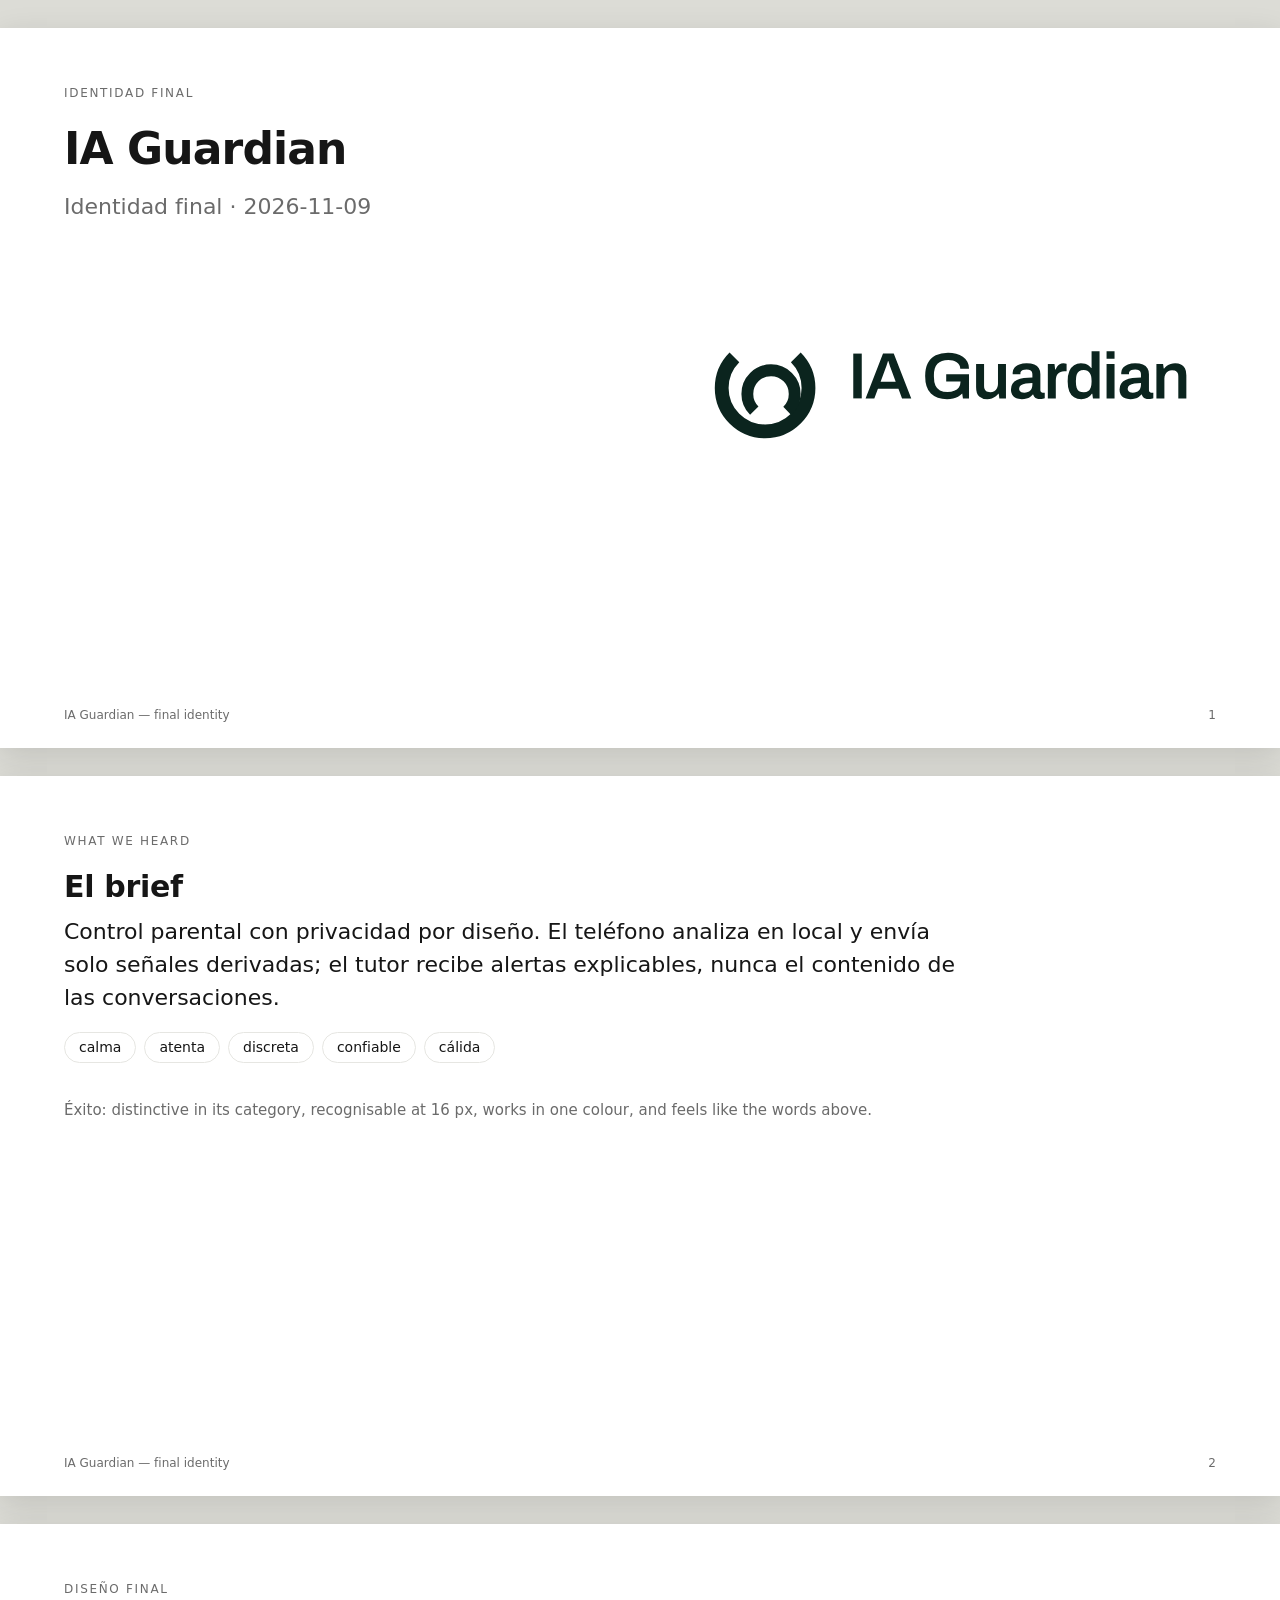
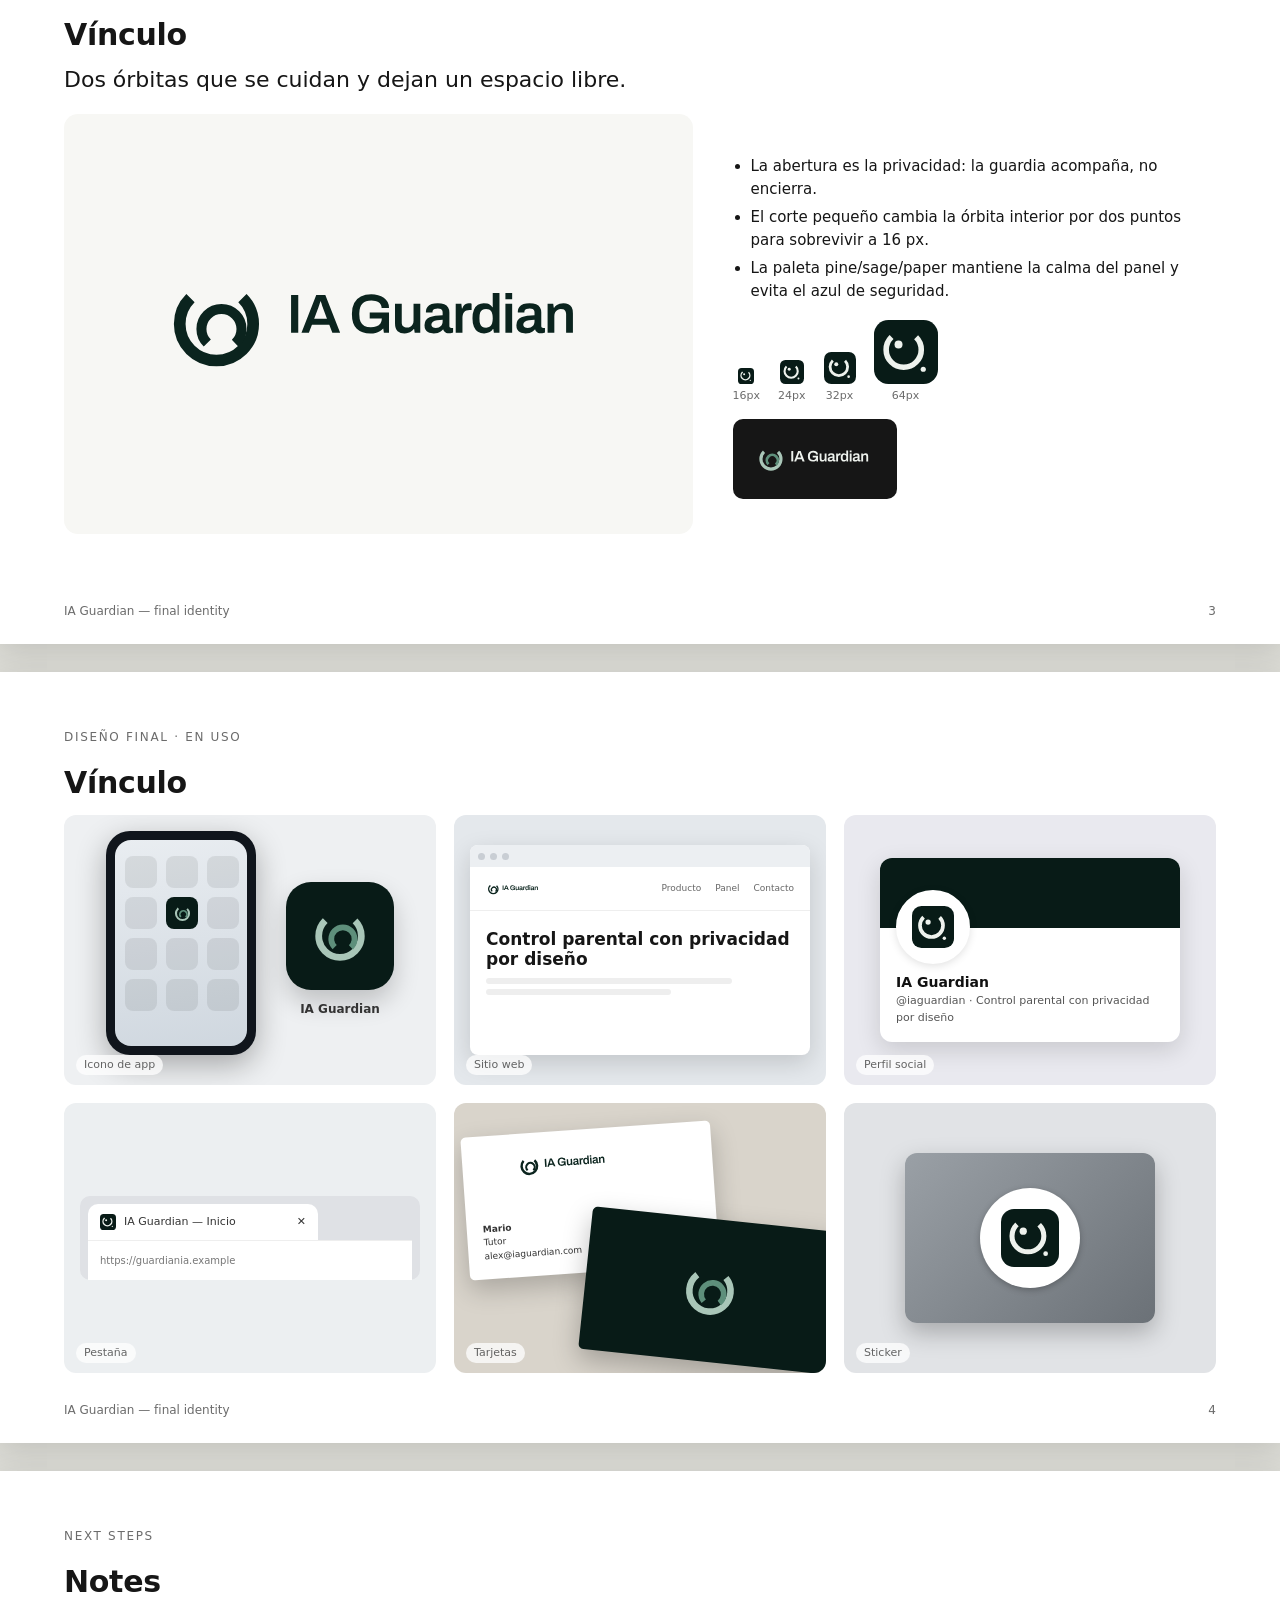
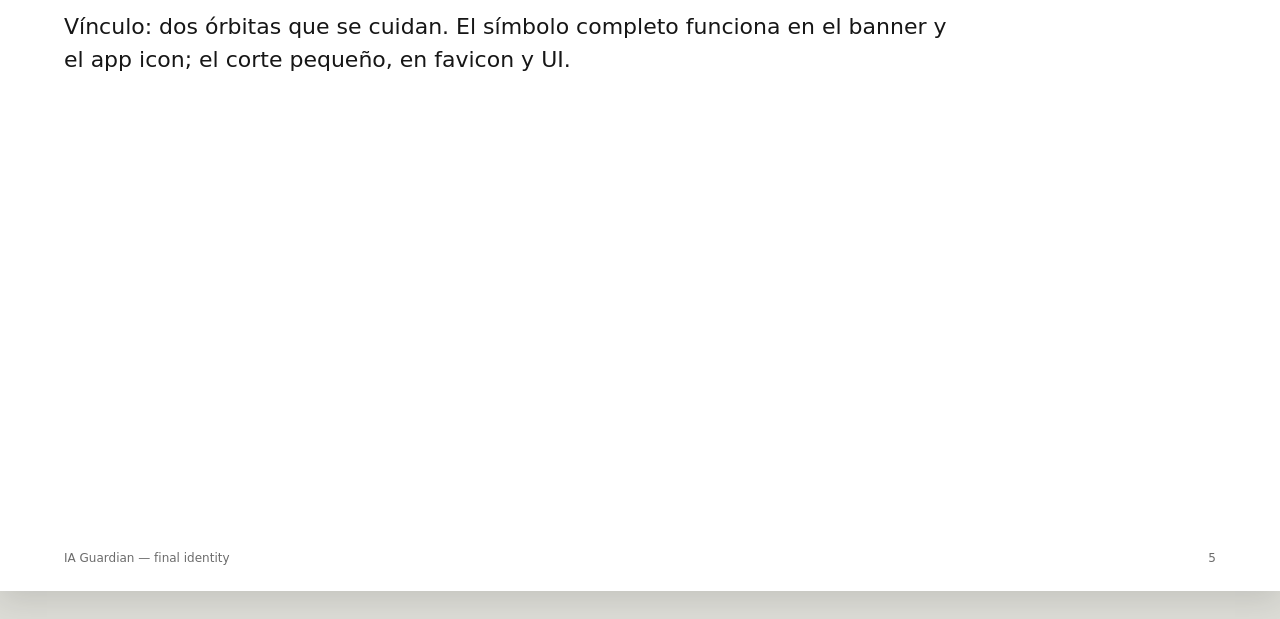
<file: brand/presentation.html>
<!doctype html><html lang='es'><head><meta charset='utf-8'><title>IA Guardian — final identity</title><style>
:root{--ink:#161616;--muted:#6b6b6b;--line:#e6e6e2;--paper:#f7f7f4}
*{box-sizing:border-box}body{margin:0;background:#dcdcd6;font:15px/1.5 system-ui,-apple-system,Segoe UI,sans-serif;color:var(--ink)}
.slide{width:1280px;min-height:720px;margin:28px auto;background:#fff;box-shadow:0 8px 30px rgba(0,0,0,.12);padding:56px 64px 70px;position:relative;overflow:hidden}
.slide h1{font-size:44px;margin:0 0 8px;letter-spacing:-.02em}.slide h2{font-size:30px;margin:0 0 6px;letter-spacing:-.01em}
.kicker{font-size:12px;letter-spacing:.14em;text-transform:uppercase;color:var(--muted);margin-bottom:14px}
.idea{font-size:22px;max-width:900px;margin:6px 0 18px}.muted{color:var(--muted)}
.foot{position:absolute;left:64px;right:64px;bottom:24px;display:flex;justify-content:space-between;font-size:12px;color:var(--muted)}
.hero{display:grid;grid-template-columns:1.3fr 1fr;gap:40px;align-items:center}
.stage{height:420px;background:var(--paper);border-radius:14px;display:flex;align-items:center;justify-content:center}
.stage img{max-width:70%;max-height:62%}
ul.rat{padding-left:18px;margin:0}ul.rat li{margin:6px 0}
.sizes{display:flex;gap:18px;align-items:flex-end;margin-top:18px}.sizes div{display:flex;flex-direction:column;align-items:center;gap:4px;font-size:11px;color:var(--muted)}
.rev{background:#161616;border-radius:10px;padding:18px 22px;display:inline-flex;margin-top:14px}
.mock{display:grid;grid-template-columns:repeat(3,1fr);gap:18px;margin-top:10px}
.m{height:270px;border-radius:12px;overflow:hidden;position:relative;display:flex;align-items:center;justify-content:center}
.m .lbl{position:absolute;left:12px;bottom:10px;font-size:11px;color:rgba(0,0,0,.6);background:rgba(255,255,255,.75);padding:2px 8px;border-radius:20px}
.bc{width:250px;height:143px;background:#fff;border-radius:5px;box-shadow:0 10px 26px rgba(0,0,0,.22);padding:16px;display:flex;flex-direction:column;justify-content:space-between;transform:translate(-50px,-38px) rotate(-4deg)}
.bc2{position:absolute;width:250px;height:143px;border-radius:5px;transform:translate(70px,52px) rotate(6deg);box-shadow:0 10px 26px rgba(0,0,0,.25);display:flex;align-items:center;justify-content:center}
.bc .t{font-size:9px;line-height:1.5;color:#333}
.phone{width:150px;height:224px;margin-bottom:14px;border-radius:24px;background:#10151c;padding:9px;box-shadow:0 10px 30px rgba(0,0,0,.3)}
.screen{width:100%;height:100%;border-radius:16px;background:linear-gradient(170deg,#e9edf1,#cfd7df);display:grid;grid-template-columns:repeat(3,1fr);gap:9px;padding:16px 10px;align-content:start}
.ai{width:32px;height:32px;border-radius:8px;background:rgba(0,0,0,.08);justify-self:center}
.bigapp{display:flex;flex-direction:column;align-items:center;gap:10px;font-size:12px;font-weight:600;color:#333;margin-left:30px}
.bigapp .bi{width:108px;height:108px;border-radius:25px;display:flex;align-items:center;justify-content:center;box-shadow:0 12px 26px rgba(0,0,0,.2)}
.web{width:340px;height:210px;background:#fff;border-radius:8px;box-shadow:0 8px 24px rgba(0,0,0,.15);overflow:hidden}
.web .bar{height:22px;background:#eceff2;display:flex;gap:5px;align-items:center;padding:0 8px}.web .bar i{width:7px;height:7px;border-radius:50%;background:#c9ced4}
.web .nav{height:44px;display:flex;align-items:center;padding:0 16px;gap:14px;font-size:9px;color:#666;border-bottom:1px solid #eee}
.web .hero2{padding:18px 16px}.web .hero2 b{display:block;font-size:17px;line-height:1.2;margin-bottom:8px}.web .hero2 span{display:block;height:6px;background:#eee;border-radius:3px;margin:5px 0;width:80%}
.sign{width:300px;height:190px;background:linear-gradient(#8c8f93,#6f7276);display:flex;flex-direction:column;align-items:center;padding-top:18px}
.sign .board{width:230px;height:74px;border-radius:6px;display:flex;align-items:center;justify-content:center;box-shadow:0 6px 16px rgba(0,0,0,.3)}
.sign .door{width:80px;height:80px;margin-top:18px;background:#3d4146;border-radius:3px 3px 0 0}
.tote{width:180px;height:210px;background:#efe7d8;border-radius:4px 4px 10px 10px;position:relative;display:flex;align-items:center;justify-content:center;box-shadow:0 8px 20px rgba(0,0,0,.15);margin-top:40px}
.tote:before{content:"";position:absolute;top:-46px;left:50%;transform:translateX(-50%);width:84px;height:70px;border:9px solid #e3d8c3;border-bottom:none;border-radius:50px 50px 0 0}
.social{width:300px;background:#fff;border-radius:12px;box-shadow:0 8px 24px rgba(0,0,0,.14);overflow:hidden}
.social .cover{height:70px}.social .av{width:74px;height:74px;border-radius:50%;background:#fff;border:4px solid #fff;margin:-38px 0 0 16px;display:flex;align-items:center;justify-content:center;box-shadow:0 2px 8px rgba(0,0,0,.12);overflow:hidden}
.social .meta{padding:8px 16px 16px;font-size:11px;color:#555}.social .meta b{font-size:14px;color:#111;display:block}
.cup{position:relative;width:150px;height:200px;margin-top:30px}
.cup .body{position:absolute;inset:0;background:#f4f1ea;clip-path:polygon(0 0,100% 0,86% 100%,14% 100%);display:flex;align-items:center;justify-content:center;box-shadow:inset -18px 0 24px rgba(0,0,0,.06)}
.cup .lid{position:absolute;left:-8px;right:-8px;top:-22px;height:24px;border-radius:8px 8px 3px 3px;background:#2b2b2b}
.cup .sleeve{position:absolute;left:6%;right:6%;top:36%;height:34%;clip-path:polygon(0 0,100% 0,96% 100%,4% 100%);display:flex;align-items:center;justify-content:center}
.bag{position:relative;width:170px;height:230px;background:#e9e2d6;border-radius:6px 6px 10px 10px;box-shadow:0 12px 26px rgba(0,0,0,.2);display:flex;flex-direction:column;align-items:center;padding-top:38px;gap:14px}
.bag:before{content:"";position:absolute;top:0;left:0;right:0;height:22px;background:repeating-linear-gradient(90deg,rgba(0,0,0,.08) 0 4px,transparent 4px 8px);border-radius:6px 6px 0 0}
.bag .label{width:118px;height:118px;border-radius:50%;background:#fff;display:flex;align-items:center;justify-content:center}
.bag .t{font-size:8px;letter-spacing:.14em;color:#555;text-transform:uppercase;padding:0 12px;text-align:center;line-height:1.4}
.sbag{position:relative;width:180px;height:210px;box-shadow:0 12px 26px rgba(0,0,0,.2);display:flex;align-items:center;justify-content:center;margin-top:30px}
.sbag:before{content:"";position:absolute;top:-40px;left:50%;transform:translateX(-50%);width:70px;height:56px;border:5px solid #333;border-bottom:none;border-radius:40px 40px 0 0}
.box{width:220px;height:150px;background:#f3efe6;box-shadow:14px 14px 0 rgba(0,0,0,.08),0 12px 26px rgba(0,0,0,.18);display:flex;align-items:center;justify-content:center;border-top:14px solid rgba(0,0,0,.06)}
.readme{width:360px;background:#0d1117;border-radius:8px;box-shadow:0 8px 24px rgba(0,0,0,.25);padding:18px 20px;color:#c9d1d9;font-size:10px}
.readme .rh{display:flex;align-items:center;gap:10px;border-bottom:1px solid #30363d;padding-bottom:12px;margin-bottom:10px}
.readme .badges{display:flex;gap:6px;margin:8px 0}.readme .badges i{display:block;width:54px;height:12px;border-radius:3px;background:#238636}.readme .badges i:nth-child(2){background:#1f6feb}.readme .badges i:nth-child(3){background:#6e7681}
.readme .ln{height:6px;background:#21262d;border-radius:3px;margin:6px 0}
.term{width:360px;background:#1e1e1e;border-radius:8px;box-shadow:0 8px 24px rgba(0,0,0,.3);overflow:hidden;font:10px/1.6 ui-monospace,Menlo,monospace;color:#d4d4d4}
.term .tb{height:22px;background:#2d2d2d;display:flex;gap:5px;align-items:center;padding:0 8px}.term .tb i{width:8px;height:8px;border-radius:50%;background:#555}
.term .tbody{padding:14px 16px;display:flex;gap:14px;align-items:center}
.sticker{width:250px;height:170px;background:linear-gradient(135deg,#9aa0a6,#6b7177);border-radius:12px;display:flex;align-items:center;justify-content:center;box-shadow:0 10px 24px rgba(0,0,0,.25)}
.sticker .s{width:100px;height:100px;border-radius:50%;background:#fff;display:flex;align-items:center;justify-content:center;box-shadow:0 2px 6px rgba(0,0,0,.25)}
.shirt{width:210px;height:220px;display:flex;align-items:center;justify-content:center;position:relative}
.shirt svg{position:absolute;inset:0}
.badge{width:170px;height:235px;background:#fff;border-radius:10px;box-shadow:0 10px 24px rgba(0,0,0,.2);display:flex;flex-direction:column;align-items:center;padding:20px 14px;gap:14px;position:relative;margin-top:30px}
.badge:before{content:"";position:absolute;top:-60px;left:50%;width:22px;height:62px;transform:translateX(-50%)}
.badge .hole{width:40px;height:8px;border-radius:4px;background:#ddd}.badge .nm{font-size:15px;font-weight:600}.badge .rl{font-size:10px;color:#777}
.pcard{position:relative;width:300px;height:189px;border-radius:14px;box-shadow:0 14px 30px rgba(0,0,0,.28);font:600 12px ui-monospace,Menlo,monospace}
.pcard .chip{position:absolute;left:22px;top:76px;width:40px;height:30px;border-radius:6px;background:linear-gradient(135deg,#e9d8a6,#c9a95c)}
.pcard .num{position:absolute;left:22px;top:122px;letter-spacing:.12em;font-size:14px}
.pcard .holder{position:absolute;left:22px;bottom:18px;font-size:10px;letter-spacing:.14em;opacity:.85}
.pcard .brandline{position:absolute;right:20px;bottom:16px;font:700 13px system-ui,sans-serif;opacity:.9}
.tabbar{width:340px;background:#dfe1e5;border-radius:10px;padding:8px 8px 0}
.tab{width:230px;height:36px;background:#fff;border-radius:10px 10px 0 0;display:flex;align-items:center;gap:8px;padding:0 12px;font-size:11px;color:#333}
.addr{height:40px;background:#fff;display:flex;align-items:center;padding:0 12px;font-size:10px;color:#777;border-top:1px solid #eee}
.cmp{display:grid;gap:22px;margin-top:20px}.cmp .c{background:var(--paper);border-radius:12px;padding:22px;display:flex;flex-direction:column;align-items:center;gap:12px}
.cmp img{max-height:120px;max-width:80%}
img.g{filter:grayscale(1)}img.w{filter:brightness(0) invert(1)}img.k{filter:brightness(0)}
.adj span{display:inline-block;border:1px solid var(--line);border-radius:20px;padding:4px 14px;margin:0 8px 8px 0;font-size:14px}
</style></head><body><section class="slide"><div class="kicker">Identidad final</div>
<h1>IA Guardian</h1><p class="idea muted">Identidad final · 2026-11-09</p>
<div style="position:absolute;right:64px;top:50%;transform:translateY(-50%);width:520px;height:300px;display:flex;align-items:center;justify-content:center"><img class="" src="[data-uri]" style="max-width:100%;max-height:100%"></div><p class="muted" style="max-width:720px;margin-top:120px"></p><div class="foot"><span>IA Guardian — final identity</span><span>1</span></div></section><section class="slide"><div class="kicker">What we heard</div><h2>El brief</h2>
<p class="idea">Control parental con privacidad por diseño. El teléfono analiza en local y envía solo señales derivadas; el tutor recibe alertas explicables, nunca el contenido de las conversaciones.</p><div class="adj"><span>calma</span><span>atenta</span><span>discreta</span><span>confiable</span><span>cálida</span></div>
<p class="muted" style="margin-top:28px;max-width:860px">Éxito: distinctive in its category, recognisable at 16 px, works in one colour, and feels like the words above.</p><div class="foot"><span>IA Guardian — final identity</span><span>2</span></div></section><section class="slide"><div class="kicker">Diseño final</div><h2>Vínculo</h2>
<p class="idea">Dos órbitas que se cuidan y dejan un espacio libre.</p>
<div class="hero"><div class="stage"><img class="" src="[data-uri]"></div>
<div><ul class="rat"><li>La abertura es la privacidad: la guardia acompaña, no encierra.</li><li>El corte pequeño cambia la órbita interior por dos puntos para sobrevivir a 16 px.</li><li>La paleta pine/sage/paper mantiene la calma del panel y evita el azul de seguridad.</li></ul><div class="sizes"><div><img class="" src="[data-uri]" style="height:16px">16px</div><div><img class="" src="[data-uri]" style="height:24px">24px</div><div><img class="" src="[data-uri]" style="height:32px">32px</div><div><img class="" src="[data-uri]" style="height:64px">64px</div></div><div class="rev"><img class="" src="[data-uri]" style="max-height:44px;max-width:300px"></div></div></div>
<div class="foot"><span>IA Guardian — final identity</span><span>3</span></div></section><section class="slide"><div class="kicker">Diseño final · en uso</div><h2>Vínculo</h2>
<div class="mock"><div class="m" style="background:#eef0f2"><div class="phone"><div class="screen"><div class="ai"></div><div class="ai"></div><div class="ai"></div><div class="ai"></div><div class="ai" style="background:#081B17;display:flex;align-items:center;justify-content:center"><img class="" src="[data-uri]" style="max-height:19px;max-width:21px"></div><div class="ai"></div><div class="ai"></div><div class="ai"></div><div class="ai"></div><div class="ai"></div><div class="ai"></div><div class="ai"></div></div></div><div class="bigapp"><div class="bi" style="background:#081B17"><img class="" src="[data-uri]" style="max-height:62px;max-width:70px"></div>IA Guardian</div><span class="lbl">Icono de app</span></div><div class="m" style="background:#e4e8ec"><div class="web"><div class="bar"><i></i><i></i><i></i></div><div class="nav"><img class="" src="[data-uri]" style="max-height:20px;max-width:110px"><span style="flex:1"></span><span>Producto</span><span>Panel</span><span>Contacto</span></div><div class="hero2"><b>Control parental con privacidad por diseño</b><span></span><span style="width:60%"></span></div></div><span class="lbl">Sitio web</span></div><div class="m" style="background:#e9e9ef"><div class="social"><div class="cover" style="background:#081B17"></div><div class="av"><img class="" src="[data-uri]" style="max-height:42px;max-width:50px"></div><div class="meta"><b>IA Guardian</b>@iaguardian · Control parental con privacidad por diseño</div></div><span class="lbl">Perfil social</span></div><div class="m" style="background:#eceff1"><div class="tabbar"><div class="tab"><img class="" src="[data-uri]" style="width:16px;height:16px;object-fit:contain">IA Guardian — Inicio<span style="margin-left:auto">✕</span></div><div class="addr">https://guardiania.example</div></div><span class="lbl">Pestaña</span></div><div class="m" style="background:#d9d4cb"><div class="bc"><img class="" src="[data-uri]" style="max-height:34px;max-width:170px"><div class="t"><b>Mario</b><br>Tutor<br>alex@iaguardian.com</div></div><div class="bc2" style="background:#081B17"><img class="" src="[data-uri]" style="max-height:60px;max-width:120px"></div><span class="lbl">Tarjetas</span></div><div class="m" style="background:#e1e3e6"><div class="sticker"><div class="s"><img class="" src="[data-uri]" style="max-height:58px;max-width:66px"></div></div><span class="lbl">Sticker</span></div></div><div class="foot"><span>IA Guardian — final identity</span><span>4</span></div></section><section class="slide"><div class="kicker">Next steps</div><h2>Notes</h2>
<p class="idea">Vínculo: dos órbitas que se cuidan. El símbolo completo funciona en el banner y el app icon; el corte pequeño, en favicon y UI.</p>
<ul class="rat" style="margin-top:30px"></ul><div class="foot"><span>IA Guardian — final identity</span><span>5</span></div></section></body></html>
</file>
